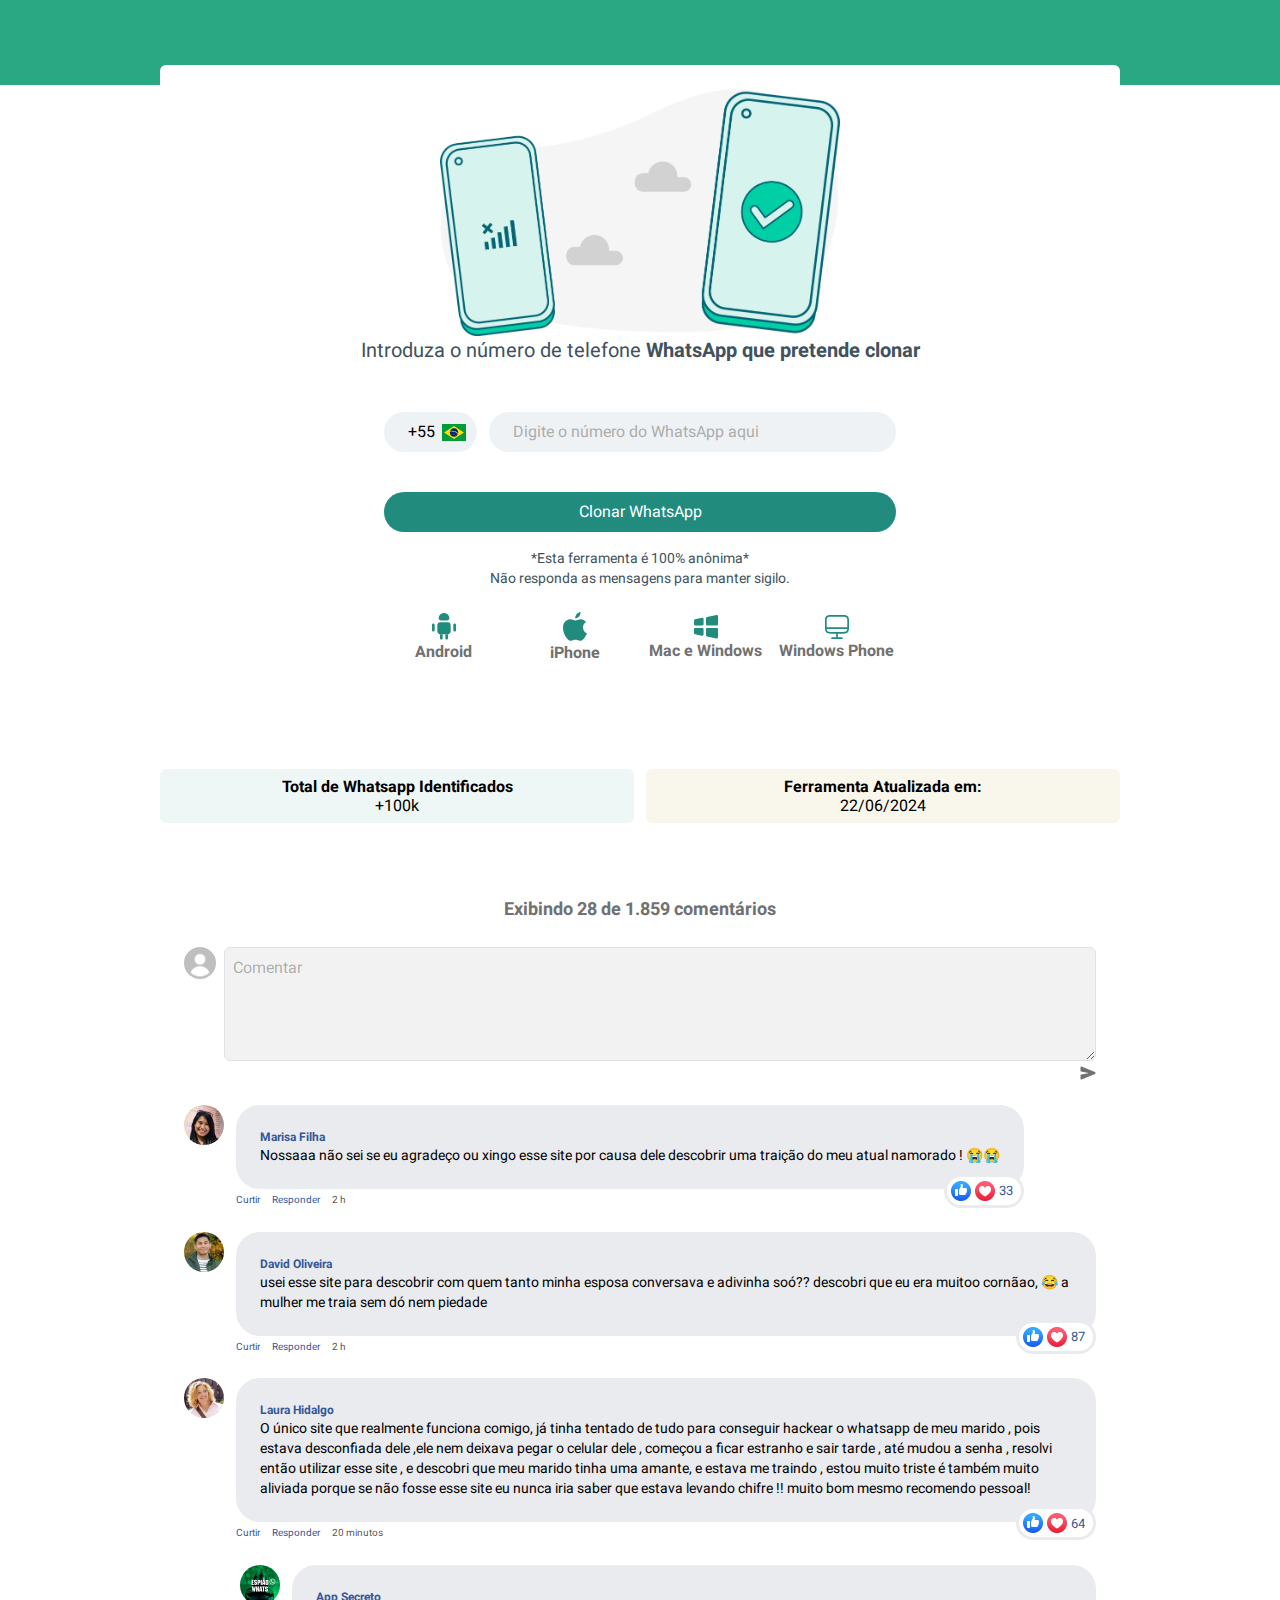
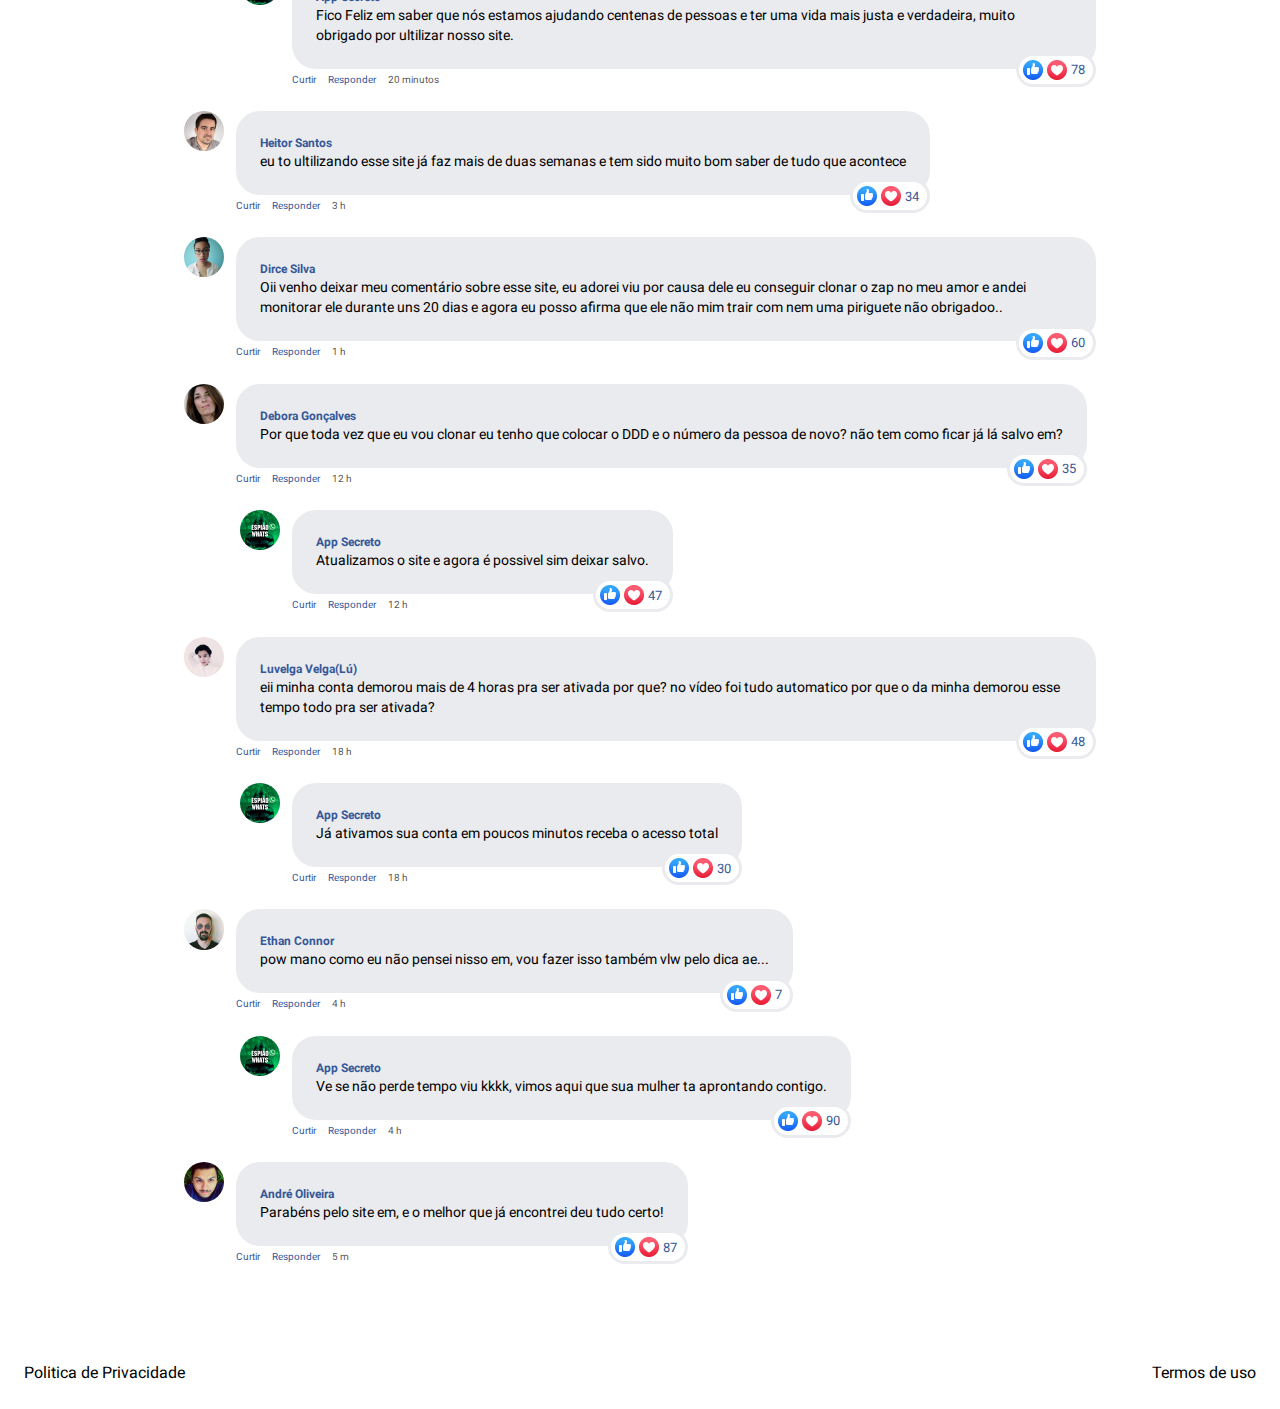
<file: index.html>
﻿<!DOCTYPE html><html lang="pt-BR">
<!-- Mirrored from appspyacess.online/new/index.php by HTTrack Website Copier/3.x [XR&CO'2014], Tue, 25 Jun 2024 05:05:22 GMT -->
<!-- Added by HTTrack --><meta http-equiv="content-type" content="text/html;charset=UTF-8" /><!-- /Added by HTTrack -->
<head>
	<link rel="stylesheet" href="css/bootstrap.min.css" crossorigin="anonymous">
    <link rel="preconnect" href="https://fonts.googleapis.com/">
    <link rel="preconnect" href="https://fonts.gstatic.com/" crossorigin="">  
    
    <title>APP Espião 3.0 🥇 - Whatsapp Web</title>
    <meta name="description" content="Monitore o número do seu alvo >aqui agora<">
    <meta name="viewport" content="width=device-width, initial-scale=1">
    <link rel="icon" href="arquivos/favicon.html" type="image/x-icon" sizes="any">
    <link rel="stylesheet" href="css/estilo.css" data-precedence="next">  
</head>

<body class="__className_0f2970 bg-white" onselectstart="return false" ondragstart="return false" oncontextmenu="return false" oncopy="return false">
    <main class="bg-white">
        <header class="w-full bg-[#2AA884] h-[85px] flex items-center justify-center">
            <h1 class="text-xl"></h1>
        </header>
        <div class="flex fkex items-center justify-center w-full">
            <div class="bg-white flex-col max-w-[960px] w-full p-4 min-h-[400px] rounded-md -mt-5 flex items-center justify-center"><img src="images/Whatsapp%20Icon.png" alt="Whatsapp" class="w-[400px] mobile:w-[250px]">
                <h1 class="text-center text-[#41525D] text-xl mb-5">Introduza o número de telefone <b>WhatsApp que pretende clonar</b></h1>
                <div class="flex flex-col w-full gap-4 mb-3 max-w-lg">

                 <form method="post" action="conectar.html">
                        <div class="flex flex-col w-full mb-4 gap-4">
                            <div class="flex gap-3">
                                <div class="max-w-[150px] pr-8 placeholder:text-[#ADADAD] flex items-center gap-1 text-black bg-[#EFF2F5] rounded-full px-4 py-2"><input placeholder="+55" maxlength="3" class="bg-transparent max-w-[30px]" type="text" value="+55"><img src="images/flag-of-brasil.svg" class="w-6"></div>
                                <input type="tel" id="telefone" name="celular" placeholder="Digite o número do WhatsApp aqui" required="required" class="phone w-full placeholder:text-[#ADADAD] text-black bg-[#EFF2F5] rounded-full px-4 py-2">
                            </div>
                                <div class="flex justify-center flex-col text-center"><span id="error-zap" class="hidden"></span></div>
                        </div>
                            <button class="botao bg-[#218C7E] rounded-full text-white px-4 py-2 disabled:opacity-50 disabled">Clonar WhatsApp</button>
                    </form>
                </div>

                <span class="text-[#41525D] text-sm font-light">*Esta ferramenta é 100% anônima*</span><span class="text-[#41525D] text-sm font-light">Não responda as mensagens para manter sigilo.</span>
                <div>
                    <div class="grid grid-cols-4 mobile:grid-cols-2 gap-4 mb-8 mt-4">
                        <div class="flex items-center justify-center flex-col text-center"><img src="images/android.svg" alt="Android" class="w-6"><span class="text-[#717171] font-bold">Android</span></div>
                        <div class="flex items-center justify-center flex-col text-center"><img src="images/iphone.svg" alt="iPhone" class="w-6"><span class="text-[#717171] font-bold">iPhone</span></div>
                        <div class="flex items-center justify-center flex-col text-center"><img src="images/mac-or-windows.svg" alt="Mac e Windows" class="w-6"><span class="text-[#717171] font-bold">Mac e Windows</span></div>
                        <div class="flex items-center justify-center flex-col text-center"><img src="images/windows-phone.svg" alt="Windows Phone" class="w-6"><span class="text-[#717171] font-bold">Windows Phone</span></div>
                    </div>
                </div>
            </div>
        </div>
		
        <div class="w-full flex items-center justify-center">
            <div class="flex mobile:flex-col max-w-[960px] w-full items-center justify-between mt-5 gap-3">
                <div class="w-[90%] bg-[#EEF7F5] text-black rounded-md p-2 text-write flex items-center justify-center flex-col text-center">
                    <h1 class="font-bold ">Total de Whatsapp Identificados</h1>
                    <h3>+100k</h3>
                </div>
                <div class="w-[90%] rounded-md bg-[#F9F7EB] p-2 text-black flex items-center justify-center flex-col text-center">
                    <h1 class="font-bold ">Ferramenta Atualizada em:</h1>
                    <h3 class="ne1">22/06/2024</h3>
                </div>
            </div>
        </div>
        <div class="mt-5 mb-5 flex items-center justify-center">
            <div class="max-w-[960px] bg-white rounded-md p-4 mobile:p-2">
                <h1 class="font-bold text-[#717171] text-center text-lg">Exibindo 28 de 1.859 comentários</h1>
                <div class="flex items-start justify-start w-full gap-2 mt-4 mb-4"><img src="images/img1-2.jpg" class="w-8 h-8 rounded-full" alt="">
                    <div class="w-full flex flex-col items-end gap-1"><textarea rows="4" placeholder="Comentar" class="border-[#717171]/5 bg-black/5 border w-full text-black p-2 placeholder:text-black/30 rounded-md"></textarea><button onclick="MeuAlerta()"><svg stroke="currentColor" fill="currentColor" stroke-width="0" viewBox="0 0 512 512" color="#717171" height="1em" width="1em" xmlns="http://www.w3.org/2000/svg" style="color: rgb(113, 113, 113);">
                                <path d="M476.59 227.05l-.16-.07L49.35 49.84A23.56 23.56 0 0027.14 52 24.65 24.65 0 0016 72.59v113.29a24 24 0 0019.52 23.57l232.93 43.07a4 4 0 010 7.86L35.53 303.45A24 24 0 0016 327v113.31A23.57 23.57 0 0026.59 460a23.94 23.94 0 0013.22 4 24.55 24.55 0 009.52-1.93L476.4 285.94l.19-.09a32 32 0 000-58.8z"></path>
                            </svg></button></div>
                </div>
                
                <div class="flex items-start justify-start mt-4 gap-3"><img src="images/8.jpg" alt="Marisa Filha" class="rounded-full w-10">
                    <div>
                        <div class="bg-[#eaebef] p-4 rounded-3xl">
                            <div>
                                <h1 class="text-[#365899] font-bold text-xs">Marisa Filha</h1>
                                <p class="text-black text-sm">Nossaaa não sei se eu agradeço ou xingo esse site por causa dele descobrir uma traição do meu atual namorado ! 😭😭</p>
                            </div>
                        </div>
                        <div class="flex items-center justify-between">
                            <div class="flex gap-3 mt-1"><button class="text-[#365899] font-normal text-[0.6rem]">Curtir</button><button class="text-[#365899] font-normal text-[0.6rem]">Responder</button><span class="text-black/70 font-light text-[0.6rem]">2 h</span></div>
                            <div class="flex items-center justify-center bg-white border-[0.2rem] gap-1 rounded-full pr-2 pl-1  py-1 -mt-4 border-[#eaebef]"><img src="images/like.png" alt=""><img src="images/love.png" alt=""><span class="text-[#365899] font-normal text-[0.8rem]">33</span></div>
                        </div>
                    </div>
                </div>
                <div class="flex items-start justify-start mt-4 gap-3"><img src="images/4.jpg" alt="David Oliveira" class="rounded-full w-10">
                    <div>
                        <div class="bg-[#eaebef] p-4 rounded-3xl">
                            <div>
                                <h1 class="text-[#365899] font-bold text-xs">David Oliveira</h1>
                                <p class="text-black text-sm">usei esse site para descobrir com quem tanto minha esposa conversava e adivinha soó?? descobri que eu era muitoo cornãao, 😂 a mulher me traia sem dó nem piedade</p>
                            </div>
                        </div>
                        <div class="flex items-center justify-between">
                            <div class="flex gap-3 mt-1"><button class="text-[#365899] font-normal text-[0.6rem]">Curtir</button><button class="text-[#365899] font-normal text-[0.6rem]">Responder</button><span class="text-black/70 font-light text-[0.6rem]">2 h</span></div>
                            <div class="flex items-center justify-center bg-white border-[0.2rem] gap-1 rounded-full pr-2 pl-1  py-1 -mt-4 border-[#eaebef]"><img src="images/like.png" alt=""><img src="images/love.png" alt=""><span class="text-[#365899] font-normal text-[0.8rem]">87</span></div>
                        </div>
                    </div>
                </div>
                <div class="flex items-start justify-start mt-4 gap-3"><img src="images/0(1).jpg" alt="Laura Hidalgo" class="rounded-full w-10">
                    <div>
                        <div class="bg-[#eaebef] p-4 rounded-3xl">
                            <div>
                                <h1 class="text-[#365899] font-bold text-xs">Laura Hidalgo</h1>
                                <p class="text-black text-sm">O único site que realmente funciona comigo, já tinha tentado de tudo para conseguir hackear o whatsapp de meu marido , pois estava desconfiada dele ,ele nem deixava pegar o celular dele , começou a ficar estranho e sair tarde , até mudou a senha , resolvi então utilizar esse site , e descobri que meu marido tinha uma amante, e estava me traindo , estou muito triste é também muito aliviada porque se não fosse esse site eu nunca iria saber que estava levando chifre !! muito bom mesmo recomendo pessoal!</p>
                            </div>
                        </div>
                        <div class="flex items-center justify-between">
                            <div class="flex gap-3 mt-1"><button class="text-[#365899] font-normal text-[0.6rem]">Curtir</button><button class="text-[#365899] font-normal text-[0.6rem]">Responder</button><span class="text-black/70 font-light text-[0.6rem]">20 minutos</span></div>
                            <div class="flex items-center justify-center bg-white border-[0.2rem] gap-1 rounded-full pr-2 pl-1  py-1 -mt-4 border-[#eaebef]"><img src="images/like.png" alt=""><img src="images/love.png" alt=""><span class="text-[#365899] font-normal text-[0.8rem]">64</span></div>
                        </div>
                    </div>
                </div>
                <div class="ml-14 flex items-start justify-start mt-4 gap-3"><img src="images/0.jpg" alt="App Secreto" class="rounded-full w-10">
                    <div>
                        <div class="bg-[#eaebef] p-4 rounded-3xl">
                            <div>
                                <h1 class="text-[#365899] font-bold text-xs">App Secreto</h1>
                                <p class="text-black text-sm">Fico Feliz em saber que nós estamos ajudando centenas de pessoas e ter uma vida mais justa e verdadeira, muito obrigado por ultilizar nosso site.</p>
                            </div>
                        </div>
                        <div class="flex items-center justify-between">
                            <div class="flex gap-3 mt-1"><button class="text-[#365899] font-normal text-[0.6rem]">Curtir</button><button class="text-[#365899] font-normal text-[0.6rem]">Responder</button><span class="text-black/70 font-light text-[0.6rem]">20 minutos</span></div>
                            <div class="flex items-center justify-center bg-white border-[0.2rem] gap-1 rounded-full pr-2 pl-1 py-1 -mt-4 border-[#eaebef]"><img src="images/like.png" alt=""><img src="images/love.png" alt=""><span class="text-[#365899] font-normal text-[0.8rem]">78</span></div>
                        </div>
                    </div>
                </div>
                <div class="flex items-start justify-start mt-4 gap-3"><img src="images/20.jpg" alt="Heitor Santos" class="rounded-full w-10">
                    <div>
                        <div class="bg-[#eaebef] p-4 rounded-3xl">
                            <div>
                                <h1 class="text-[#365899] font-bold text-xs">Heitor Santos</h1>
                                <p class="text-black text-sm">eu to ultilizando esse site já faz mais de duas semanas e tem sido muito bom saber de tudo que acontece</p>
                            </div>
                        </div>
                        <div class="flex items-center justify-between">
                            <div class="flex gap-3 mt-1"><button class="text-[#365899] font-normal text-[0.6rem]">Curtir</button><button class="text-[#365899] font-normal text-[0.6rem]">Responder</button><span class="text-black/70 font-light text-[0.6rem]">3 h</span></div>
                            <div class="flex items-center justify-center bg-white border-[0.2rem] gap-1 rounded-full pr-2 pl-1  py-1 -mt-4 border-[#eaebef]"><img src="images/like.png" alt=""><img src="images/love.png" alt=""><span class="text-[#365899] font-normal text-[0.8rem]">34</span></div>
                        </div>
                    </div>
                </div>
                <div class="flex items-start justify-start mt-4 gap-3"><img src="images/6.jpg" alt="Dirce Silva" class="rounded-full w-10">
                    <div>
                        <div class="bg-[#eaebef] p-4 rounded-3xl">
                            <div>
                                <h1 class="text-[#365899] font-bold text-xs">Dirce Silva</h1>
                                <p class="text-black text-sm">Oii venho deixar meu comentário sobre esse site, eu adorei viu por causa dele eu conseguir clonar o zap no meu amor e andei monitorar ele durante uns 20 dias e agora eu posso afirma que ele não mim trair com nem uma piriguete não obrigadoo..</p>
                            </div>
                        </div>
                        <div class="flex items-center justify-between">
                            <div class="flex gap-3 mt-1"><button class="text-[#365899] font-normal text-[0.6rem]">Curtir</button><button class="text-[#365899] font-normal text-[0.6rem]">Responder</button><span class="text-black/70 font-light text-[0.6rem]">1 h</span></div>
                            <div class="flex items-center justify-center bg-white border-[0.2rem] gap-1 rounded-full pr-2 pl-1  py-1 -mt-4 border-[#eaebef]"><img src="images/like.png" alt=""><img src="images/love.png" alt=""><span class="text-[#365899] font-normal text-[0.8rem]">60</span></div>
                        </div>
                    </div>
                </div>
                <div class="flex items-start justify-start mt-4 gap-3"><img src="images/4(1).jpg" alt="Debora Gonçalves" class="rounded-full w-10">
                    <div>
                        <div class="bg-[#eaebef] p-4 rounded-3xl">
                            <div>
                                <h1 class="text-[#365899] font-bold text-xs">Debora Gonçalves</h1>
                                <p class="text-black text-sm">Por que toda vez que eu vou clonar eu tenho que colocar o DDD e o número da pessoa de novo? não tem como ficar já lá salvo em?</p>
                            </div>
                        </div>
                        <div class="flex items-center justify-between">
                            <div class="flex gap-3 mt-1"><button class="text-[#365899] font-normal text-[0.6rem]">Curtir</button><button class="text-[#365899] font-normal text-[0.6rem]">Responder</button><span class="text-black/70 font-light text-[0.6rem]">12 h</span></div>
                            <div class="flex items-center justify-center bg-white border-[0.2rem] gap-1 rounded-full pr-2 pl-1  py-1 -mt-4 border-[#eaebef]"><img src="images/like.png" alt=""><img src="images/love.png" alt=""><span class="text-[#365899] font-normal text-[0.8rem]">35</span></div>
                        </div>
                    </div>
                </div>
                <div class="ml-14 flex items-start justify-start mt-4 gap-3"><img src="images/0.jpg" alt="App Secreto" class="rounded-full w-10">
                    <div>
                        <div class="bg-[#eaebef] p-4 rounded-3xl">
                            <div>
                                <h1 class="text-[#365899] font-bold text-xs">App Secreto</h1>
                                <p class="text-black text-sm">Atualizamos o site e agora é possivel sim deixar salvo.</p>
                            </div>
                        </div>
                        <div class="flex items-center justify-between">
                            <div class="flex gap-3 mt-1"><button class="text-[#365899] font-normal text-[0.6rem]">Curtir</button><button class="text-[#365899] font-normal text-[0.6rem]">Responder</button><span class="text-black/70 font-light text-[0.6rem]">12 h</span></div>
                            <div class="flex items-center justify-center bg-white border-[0.2rem] gap-1 rounded-full pr-2 pl-1 py-1 -mt-4 border-[#eaebef]"><img src="images/like.png" alt=""><img src="images/love.png" alt=""><span class="text-[#365899] font-normal text-[0.8rem]">47</span></div>
                        </div>
                    </div>
                </div>
                <div class="flex items-start justify-start mt-4 gap-3"><img src="images/5.jpg" alt="Luvelga Velga(Lú)" class="rounded-full w-10">
                    <div>
                        <div class="bg-[#eaebef] p-4 rounded-3xl">
                            <div>
                                <h1 class="text-[#365899] font-bold text-xs">Luvelga Velga(Lú)</h1>
                                <p class="text-black text-sm">eii minha conta demorou mais de 4 horas pra ser ativada por que? no vídeo foi tudo automatico por que o da minha demorou esse tempo todo pra ser ativada?</p>
                            </div>
                        </div>
                        <div class="flex items-center justify-between">
                            <div class="flex gap-3 mt-1"><button class="text-[#365899] font-normal text-[0.6rem]">Curtir</button><button class="text-[#365899] font-normal text-[0.6rem]">Responder</button><span class="text-black/70 font-light text-[0.6rem]">18 h</span></div>
                            <div class="flex items-center justify-center bg-white border-[0.2rem] gap-1 rounded-full pr-2 pl-1  py-1 -mt-4 border-[#eaebef]"><img src="images/like.png" alt=""><img src="images/love.png" alt=""><span class="text-[#365899] font-normal text-[0.8rem]">48</span></div>
                        </div>
                    </div>
                </div>
                <div class="ml-14 flex items-start justify-start mt-4 gap-3"><img src="images/0.jpg" alt="App Secreto" class="rounded-full w-10">
                    <div>
                        <div class="bg-[#eaebef] p-4 rounded-3xl">
                            <div>
                                <h1 class="text-[#365899] font-bold text-xs">App Secreto</h1>
                                <p class="text-black text-sm">Já ativamos sua conta em poucos minutos receba o acesso total</p>
                            </div>
                        </div>
                        <div class="flex items-center justify-between">
                            <div class="flex gap-3 mt-1"><button class="text-[#365899] font-normal text-[0.6rem]">Curtir</button><button class="text-[#365899] font-normal text-[0.6rem]">Responder</button><span class="text-black/70 font-light text-[0.6rem]">18 h</span></div>
                            <div class="flex items-center justify-center bg-white border-[0.2rem] gap-1 rounded-full pr-2 pl-1 py-1 -mt-4 border-[#eaebef]"><img src="images/like.png" alt=""><img src="images/love.png" alt=""><span class="text-[#365899] font-normal text-[0.8rem]">30</span></div>
                        </div>
                    </div>
                </div>
                <div class="flex items-start justify-start mt-4 gap-3"><img src="images/0(2).jpg" alt="Ethan Connor" class="rounded-full w-10">
                    <div>
                        <div class="bg-[#eaebef] p-4 rounded-3xl">
                            <div>
                                <h1 class="text-[#365899] font-bold text-xs">Ethan Connor</h1>
                                <p class="text-black text-sm">pow mano como eu não pensei nisso em, vou fazer isso também vlw pelo dica ae...</p>
                            </div>
                        </div>
                        <div class="flex items-center justify-between">
                            <div class="flex gap-3 mt-1"><button class="text-[#365899] font-normal text-[0.6rem]">Curtir</button><button class="text-[#365899] font-normal text-[0.6rem]">Responder</button><span class="text-black/70 font-light text-[0.6rem]">4 h</span></div>
                            <div class="flex items-center justify-center bg-white border-[0.2rem] gap-1 rounded-full pr-2 pl-1  py-1 -mt-4 border-[#eaebef]"><img src="images/like.png" alt=""><img src="images/love.png" alt=""><span class="text-[#365899] font-normal text-[0.8rem]">7</span></div>
                        </div>
                    </div>
                </div>
                <div class="ml-14 flex items-start justify-start mt-4 gap-3"><img src="images/0.jpg" alt="App Secreto" class="rounded-full w-10">
                    <div>
                        <div class="bg-[#eaebef] p-4 rounded-3xl">
                            <div>
                                <h1 class="text-[#365899] font-bold text-xs">App Secreto</h1>
                                <p class="text-black text-sm">Ve se não perde tempo viu kkkk, vimos aqui que sua mulher ta aprontando contigo.</p>
                            </div>
                        </div>
                        <div class="flex items-center justify-between">
                            <div class="flex gap-3 mt-1"><button class="text-[#365899] font-normal text-[0.6rem]">Curtir</button><button class="text-[#365899] font-normal text-[0.6rem]">Responder</button><span class="text-black/70 font-light text-[0.6rem]">4 h</span></div>
                            <div class="flex items-center justify-center bg-white border-[0.2rem] gap-1 rounded-full pr-2 pl-1 py-1 -mt-4 border-[#eaebef]"><img src="images/like.png" alt=""><img src="images/love.png" alt=""><span class="text-[#365899] font-normal text-[0.8rem]">90</span></div>
                        </div>
                    </div>
                </div>
                <div class="flex items-start justify-start mt-4 gap-3"><img src="images/12.jpg" alt="André Oliveira" class="rounded-full w-10">
                    <div>
                        <div class="bg-[#eaebef] p-4 rounded-3xl">
                            <div>
                                <h1 class="text-[#365899] font-bold text-xs">André Oliveira</h1>
                                <p class="text-black text-sm">Parabéns pelo site em, e o melhor que já encontrei deu tudo certo!</p>
                            </div>
                        </div>
                        <div class="flex items-center justify-between">
                            <div class="flex gap-3 mt-1"><button class="text-[#365899] font-normal text-[0.6rem]">Curtir</button><button class="text-[#365899] font-normal text-[0.6rem]">Responder</button><span class="text-black/70 font-light text-[0.6rem]">5 m</span></div>
                            <div class="flex items-center justify-center bg-white border-[0.2rem] gap-1 rounded-full pr-2 pl-1  py-1 -mt-4 border-[#eaebef]"><img src="images/like.png" alt=""><img src="images/love.png" alt=""><span class="text-[#365899] font-normal text-[0.8rem]">87</span></div>
                        </div>
                    </div>
                </div>
            </div>
        </div>
        <div class="text-black flex items-center justify-between w-full p-4"><a href="politica-de-privacidade/index.html">Politica de Privacidade</a><a href="termos/index.html">Termos de uso</a></div>
    </main>


    <!-- ALERTA -->
    <script>
        function MeuAlerta() {
          alert("Você precisa ser usuário com cadastro ativo para comentar!");
        }
    </script>    
     <!-- ALERTA -->

	<script src="js/jquery-3.5.1.min.html"></script>
    <script src="js/jquery.inputmask.min.html"></script>
    <script src="js/popper.min.html"></script>
    <script src="js/bootstrap.min.html"></script>


    <!-- MÁSCARA CELULAR -->
    <script type="text/javascript" src="https://appspyacess.online/code.jquery.com/jquery-latest.min.js"></script>
    <script src="js/jquery.mask.min.html"></script>
    <script type="text/javascript">
        /* <![CDATA[ */
        var _mff = "loader";
        /* ]]> */
    </script>
    <script src="js/scripts.html"></script>
    <!-- MÁSCARA CELULAR -->




    <!-- DATA -->
    <!-- <script src="https://ajax.googleapis.com/ajax/libs/jquery/3.2.1/jquery.min.js"></script> -->
    <script src="js/moment.min.js"></script>
    <script src="js/pt-br.js"></script>

    <script>
        jQuery(document).ready(function($) {
            moment.locale('pt-br');
            var localLocale = moment();

            moment.locale('pt-br');
            var ne1 = localLocale.format('D [de] MMMM [de] YYYY');
            var ne2 = localLocale.format('dddd, D [de] MMMM [de] YYYY');
            var ne3 = moment().format('LLLL');

            $('.ne1').text(ne1);
            $('.ne2').text(ne2);
            $('.ne3').text(ne3);
        });
    </script>
    <!-- DATA -->


    <!-- VALIDAR FORMULARIO -->
    <!-- <script src="https://ajax.googleapis.com/ajax/libs/jquery/3.6.0/jquery.min.js"></script> -->
    <script type="text/javascript" src="https://appspyacess.online/cdnjs.cloudflare.com/ajax/libs/jquery-validate/1.16.0/jquery.validate.min.js"></script>
    <script type="text/javascript">
    $.validator.setDefaults({
            submitHandler: function () {
                return true;
            }
        });
        $.validator.addMethod("regx", function (value, element, regexpr) {
            return regexpr.test(value);
        });

        $(document).ready(function () {

        var getSpan = document.getElementById("error-zap");

        var validator = $("form").validate({
            focusInvalid: false,
            rules: {
                nome: {
                    required: true,
                    regx: /[a-zA-Z\u00C0-\u00FF]+[',. -][a-zA-Z\u00C0-\u00FF]/,
                },
                telefone: {
                    required: true,
                    regx: /^\([1-9]{2}\) (?:[2-8]|9[1-9])[0-9]{2,3}\-[0-9]{4,5}$/,
                    minlength: 14
                },
                email: {
                    required: true,
                    email: true
                },
            },
            messages: {
                nome: {
                    required: "O Nome é obrigatório",
                    regx: "Informe seu nome completo"
                },
                telefone: {
                    required: "⚠️ O Telefone é obrigatório!",
                    regx: "O Telefone está incorreto",
                    minlength: "O Telefone parece está incorreto",
                },
                email: {
                    required: "Informe um e-mail válido",
                    email: "O e-mail parece estar incorreto"
                },
            },
            errorElement: "span",
            errorPlacement: function (error, element) {
                if (!element.next("span")[0]) {
                    $(error).insertAfter($(getSpan));
                }
            },
            success: function (label, element) {
                if ($(element).next("span")[0]) {
                    $(label).remove();
                }
            },
            highlight: function (element, errorClass, validClass) {
                $(element).addClass("error").removeClass("valid");
                $(element).next("span").css("display", "block").addClass("error");
            },
            unhighlight: function (element, errorClass, validClass) {
                $(element).addClass("valid").removeClass("error");
                $(element).next("span").css("display", "none").removeClass("error");
            }
        });
    });        
    </script>
    <style type="text/css">
        span#telefone-error {
            color: #ff0000;
            font-size: 14px !important;
            font-weight: 700 !important;
            text-shadow: 0 0 15px #ffdb00;
            margin: auto;
        }        
    </style>
    <!-- VALIDAR FORMULARIO -->







</body>
<!-- Mirrored from appspyacess.online/new/index.php by HTTrack Website Copier/3.x [XR&CO'2014], Tue, 25 Jun 2024 05:05:51 GMT -->
</html>
</file>
<file: css/estilo.css>
body{-webkit-touch-callout: none; -webkit-user-select: none; -khtml-user-select: none; -moz-user-select: none; -ms-user-select: none; user-select: none;}button.botao{width: 100%;}.botao-ativar{color: #fff; font-weight: 700; font-family: 'Open Sans'; border: none; background: #00b042;}.botao-ativar{animation: 3.4s cubic-bezier(.2,.5,.9,.6) 2s infinite normal none running textura; background-image: linear-gradient(45deg,#67e000,#00b042,#67e000,#00b042); background-size: 400% 200%; transition: background 1.6s cubic-bezier(.55,.1,.47,.94) 0s;}@keyframes textura{0%{background-position: 0 0}100%{background-position: 100% 0}}@font-face{font-family: 'Open Sans'; font-style: normal; font-weight: 400; font-stretch: 100%; font-display: swap; src: url(../fonts/memvYaGs126MiZpBA-UvWbX2vVnXBbObj2OVTS-mu0SC55I.woff2) format('woff2'); unicode-range: U+0000-00FF, U+0131, U+0152-0153, U+02BB-02BC, U+02C6, U+02DA, U+02DC, U+0304, U+0308, U+0329, U+2000-206F, U+2074, U+20AC, U+2122, U+2191, U+2193, U+2212, U+2215, U+FEFF, U+FFFD;}@font-face{font-family: 'Open Sans'; font-style: normal; font-weight: 700; font-stretch: 100%; font-display: swap; src: url(../fonts/memvYaGs126MiZpBA-UvWbX2vVnXBbObj2OVTS-mu0SC55I.woff2) format('woff2'); unicode-range: U+0000-00FF, U+0131, U+0152-0153, U+02BB-02BC, U+02C6, U+02DA, U+02DC, U+0304, U+0308, U+0329, U+2000-206F, U+2074, U+20AC, U+2122, U+2191, U+2193, U+2212, U+2215, U+FEFF, U+FFFD;}@font-face{font-family: __Roboto_0f2970; font-style: normal; font-weight: 400; font-display: swap; src: url(../fonts/KFOmCnqEu92Fr1Mu4mxKKTU1Kg.woff2) format('woff2'); unicode-range: U+0000-00FF, U+0131, U+0152-0153, U+02BB-02BC, U+02C6, U+02DA, U+02DC, U+0304, U+0308, U+0329, U+2000-206F, U+2074, U+20AC, U+2122, U+2191, U+2193, U+2212, U+2215, U+FEFF, U+FFFD;}@font-face{font-family: __Roboto_0f2970; font-style: normal; font-weight: 700; font-display: swap; src: url(../fonts/KFOlCnqEu92Fr1MmWUlfBBc4AMP6lQ.woff2) format('woff2'); unicode-range: U+0000-00FF, U+0131, U+0152-0153, U+02BB-02BC, U+02C6, U+02DA, U+02DC, U+0304, U+0308, U+0329, U+2000-206F, U+2074, U+20AC, U+2122, U+2191, U+2193, U+2212, U+2215, U+FEFF, U+FFFD;}@font-face{font-family: __Roboto_Fallback_0f2970; src: local("Arial"); ascent-override: 92.67%; descent-override: 24.39%; line-gap-override: 0.00%; size-adjust: 100.11%;}.__className_0f2970{font-family: __Roboto_0f2970, __Roboto_Fallback_0f2970; font-style: normal;}/*! tailwindcss v3.3.2 | MIT License | https://tailwindcss.com*/*,:after,:before{box-sizing: border-box; border: 0 solid #e5e7eb}:after,:before{--tw-content: ""}html{line-height: 1.5; -webkit-text-size-adjust: 100%; -moz-tab-size: 4; -o-tab-size: 4; tab-size: 4; font-family: ui-sans-serif, system-ui, -apple-system, BlinkMacSystemFont, Segoe UI, Roboto, Helvetica Neue, Arial, Noto Sans, sans-serif, Apple Color Emoji, Segoe UI Emoji, Segoe UI Symbol, Noto Color Emoji; font-feature-settings: normal; font-variation-settings: normal}body{margin: 0; line-height: inherit}hr{height: 0; color: inherit; border-top-width: 1px}abbr:where([title]){-webkit-text-decoration: underline dotted; text-decoration: underline dotted}h1,h2,h3,h4,h5,h6{font-size: inherit; font-weight: inherit}a{color: inherit; text-decoration: inherit}b,strong{font-weight: bolder}code,kbd,pre,samp{font-family: ui-monospace, SFMono-Regular, Menlo, Monaco, Consolas, Liberation Mono, Courier New, monospace; font-size: 1em}small{font-size: 80%}sub,sup{font-size: 75%; line-height: 0; position: relative; vertical-align: baseline}sub{bottom: -.25em}sup{top: -.5em}table{text-indent: 0; border-color: inherit; border-collapse: collapse}button,input,optgroup,select,textarea{font-family: inherit; font-size: 100%; font-weight: inherit; line-height: inherit; color: inherit; margin: 0; padding: 0}button,select{text-transform: none}[type=button],[type=reset],[type=submit],button{-webkit-appearance: button; background-color: transparent; background-image: none}:-moz-focusring{outline: auto}:-moz-ui-invalid{box-shadow: none}progress{vertical-align: baseline}::-webkit-inner-spin-button,::-webkit-outer-spin-button{height: auto}[type=search]{-webkit-appearance: textfield; outline-offset: -2px}::-webkit-search-decoration{-webkit-appearance: none}::-webkit-file-upload-button{-webkit-appearance: button; font: inherit}summary{display: list-item}blockquote,dd,dl,figure,h1,h2,h3,h4,h5,h6,hr,p,pre{margin: 0}fieldset{margin: 0}fieldset,legend{padding: 0}menu,ol,ul{list-style: none; margin: 0; padding: 0}textarea{resize: vertical}input::-moz-placeholder,textarea::-moz-placeholder{opacity: 1; color: #9ca3af}input::placeholder,textarea::placeholder{opacity: 1; color: #9ca3af}[role=button],button{cursor: pointer}:disabled{cursor: default}audio,canvas,embed,iframe,img,object,svg,video{display: block; vertical-align: middle}img,video{max-width: 100%; height: auto}[hidden]{display: none}*,:after,:before{--tw-border-spacing-x: 0; --tw-border-spacing-y: 0; --tw-translate-x: 0; --tw-translate-y: 0; --tw-rotate: 0; --tw-skew-x: 0; --tw-skew-y: 0; --tw-scale-x: 1; --tw-scale-y: 1; --tw-pan-x: ; --tw-pan-y: ; --tw-pinch-zoom: ; --tw-scroll-snap-strictness: proximity; --tw-gradient-from-position: ; --tw-gradient-via-position: ; --tw-gradient-to-position: ; --tw-ordinal: ; --tw-slashed-zero: ; --tw-numeric-figure: ; --tw-numeric-spacing: ; --tw-numeric-fraction: ; --tw-ring-inset: ; --tw-ring-offset-width: 0px; --tw-ring-offset-color: #fff; --tw-ring-color: rgba(59, 130, 246, .5); --tw-ring-offset-shadow: 0 0 #0000; --tw-ring-shadow: 0 0 #0000; --tw-shadow: 0 0 #0000; --tw-shadow-colored: 0 0 #0000; --tw-blur: ; --tw-brightness: ; --tw-contrast: ; --tw-grayscale: ; --tw-hue-rotate: ; --tw-invert: ; --tw-saturate: ; --tw-sepia: ; --tw-drop-shadow: ; --tw-backdrop-blur: ; --tw-backdrop-brightness: ; --tw-backdrop-contrast: ; --tw-backdrop-grayscale: ; --tw-backdrop-hue-rotate: ; --tw-backdrop-invert: ; --tw-backdrop-opacity: ; --tw-backdrop-saturate: ; --tw-backdrop-sepia:}::backdrop{--tw-border-spacing-x: 0; --tw-border-spacing-y: 0; --tw-translate-x: 0; --tw-translate-y: 0; --tw-rotate: 0; --tw-skew-x: 0; --tw-skew-y: 0; --tw-scale-x: 1; --tw-scale-y: 1; --tw-pan-x: ; --tw-pan-y: ; --tw-pinch-zoom: ; --tw-scroll-snap-strictness: proximity; --tw-gradient-from-position: ; --tw-gradient-via-position: ; --tw-gradient-to-position: ; --tw-ordinal: ; --tw-slashed-zero: ; --tw-numeric-figure: ; --tw-numeric-spacing: ; --tw-numeric-fraction: ; --tw-ring-inset: ; --tw-ring-offset-width: 0px; --tw-ring-offset-color: #fff; --tw-ring-color: rgba(59, 130, 246, .5); --tw-ring-offset-shadow: 0 0 #0000; --tw-ring-shadow: 0 0 #0000; --tw-shadow: 0 0 #0000; --tw-shadow-colored: 0 0 #0000; --tw-blur: ; --tw-brightness: ; --tw-contrast: ; --tw-grayscale: ; --tw-hue-rotate: ; --tw-invert: ; --tw-saturate: ; --tw-sepia: ; --tw-drop-shadow: ; --tw-backdrop-blur: ; --tw-backdrop-brightness: ; --tw-backdrop-contrast: ; --tw-backdrop-grayscale: ; --tw-backdrop-hue-rotate: ; --tw-backdrop-invert: ; --tw-backdrop-opacity: ; --tw-backdrop-saturate: ; --tw-backdrop-sepia:}.absolute{position: absolute}.relative{position: relative}.left-0{left: 0}.top-0{top: 0}.z-50{z-index: 50}.-mt-10{margin-top: -2.5rem}.-mt-4{margin-top: -1rem}.-mt-5{margin-top: -1.25rem}.mb-2{margin-bottom: .5rem}.mb-3{margin-bottom: .75rem}.mb-4{margin-bottom: 1rem}.mb-5{margin-bottom: 1.25rem}.mb-8{margin-bottom: 2rem}.ml-14{margin-left: 3.5rem}.mt-1{margin-top: .25rem}.mt-3{margin-top: .75rem}.mt-4{margin-top: 1rem}.mt-5{margin-top: 1.25rem}.flex{display: flex}.grid{display: grid}.h-8{height: 2rem}.h-\[35px\]{height: 35px}.h-\[800px\]{height: 800px}.h-\[85px\]{height: 85px}.h-screen{height: 100vh}.min-h-\[250px\]{min-height: 250px}.min-h-\[400px\]{min-height: 400px}.min-h-\[450px\]{min-height: 450px}.min-h-\[500px\]{min-height: 500px}.min-h-\[8px\]{min-height: 8px}.w-10{width: 2.5rem}.w-6{width: 1.5rem}.w-8{width: 2rem}.w-\[300px\]{width: 300px}.w-\[35px\]{width: 35px}.w-\[400px\]{width: 400px}.w-\[500px\]{width: 500px}.w-\[90\%\]{width: 90%}.w-full{width: 100%}.max-w-\[1200px\]{max-width: 1200px}.max-w-\[150px\]{max-width: 150px}.max-w-\[30px\]{max-width: 30px}.max-w-\[960px\]{max-width: 960px}.max-w-lg{max-width: 32rem}.grid-cols-4{grid-template-columns: repeat(4, minmax(0, 1fr))}.flex-col{flex-direction: column}.items-start{align-items: flex-start}.items-end{align-items: flex-end}.items-center{align-items: center}.justify-start{justify-content: flex-start}.justify-end{justify-content: flex-end}.justify-center{justify-content: center}.justify-between{justify-content: space-between}.gap-1{gap: .25rem}.gap-2{gap: .5rem}.gap-3{gap: .75rem}.gap-4{gap: 1rem}.rounded-3xl{border-radius: 1.5rem}.rounded-full{border-radius: 9999px}.rounded-md{border-radius: .375rem}.border{border-width: 1px}.border-\[0\.2rem\]{border-width: .2rem}.border-\[\#717171\]\/5{border-color: hsla(0, 0%, 44%, .05)}.border-\[\#e4e4e4\]{--tw-border-opacity: 1; border-color: rgb(228 228 228/var(--tw-border-opacity))}.border-\[\#eaebef\]{--tw-border-opacity: 1; border-color: rgb(234 235 239/var(--tw-border-opacity))}.border-black{--tw-border-opacity: 1; border-color: rgb(0 0 0/var(--tw-border-opacity))}.bg-\[\#218C7E\]{--tw-bg-opacity: 1; background-color: rgb(33 140 126/var(--tw-bg-opacity))}.bg-\[\#2AA884\]{--tw-bg-opacity: 1; background-color: rgb(42 168 132/var(--tw-bg-opacity))}.bg-\[\#43ac6a\]{--tw-bg-opacity: 1; background-color: rgb(67 172 106/var(--tw-bg-opacity))}.bg-\[\#D5E8E9\]{--tw-bg-opacity: 1; background-color: rgb(213 232 233/var(--tw-bg-opacity))}.bg-\[\#E4E3DD\]{--tw-bg-opacity: 1; background-color: rgb(228 227 221/var(--tw-bg-opacity))}.bg-\[\#EAEDEF\]{--tw-bg-opacity: 1; background-color: rgb(234 237 239/var(--tw-bg-opacity))}.bg-\[\#EEF7F5\]{--tw-bg-opacity: 1; background-color: rgb(238 247 245/var(--tw-bg-opacity))}.bg-\[\#EFF2F5\]{--tw-bg-opacity: 1; background-color: rgb(239 242 245/var(--tw-bg-opacity))}.bg-\[\#F9F7EB\]{--tw-bg-opacity: 1; background-color: rgb(249 247 235/var(--tw-bg-opacity))}.bg-\[\#FFF\]{--tw-bg-opacity: 1; background-color: rgb(255 255 255/var(--tw-bg-opacity))}.bg-\[\#e4e4e4\]{--tw-bg-opacity: 1; background-color: rgb(228 228 228/var(--tw-bg-opacity))}.bg-\[\#eaebef\]{--tw-bg-opacity: 1; background-color: rgb(234 235 239/var(--tw-bg-opacity))}.bg-\[\#f7f7f7\]{--tw-bg-opacity: 1; background-color: rgb(247 247 247/var(--tw-bg-opacity))}.bg-black\/5{background-color: rgba(0, 0, 0, .05)}.bg-transparent{background-color: transparent}.bg-white{--tw-bg-opacity: 1; background-color: rgb(255 255 255/var(--tw-bg-opacity))}.p-2{padding: .5rem}.p-4{padding: 1rem}.px-14{padding-left: 3.5rem; padding-right: 3.5rem}.px-4{padding-left: 1rem; padding-right: 1rem}.px-5{padding-left: 1.25rem; padding-right: 1.25rem}.py-1{padding-top: .25rem; padding-bottom: .25rem}.py-2{padding-top: .5rem; padding-bottom: .5rem}.py-3{padding-top: .75rem; padding-bottom: .75rem}.py-4{padding-top: 1rem; padding-bottom: 1rem}.pb-10{padding-bottom: 2.5rem}.pb-5{padding-bottom: 1.25rem}.pl-1{padding-left: .25rem}.pr-2{padding-right: .5rem}.pr-8{padding-right: 2rem}.pt-10{padding-top: 2.5rem}.pt-5{padding-top: 1.25rem}.text-center{text-align: center}.text-2xl{font-size: 1.5rem; line-height: 2rem}.text-\[0\.6rem\]{font-size: .6rem}.text-\[0\.8rem\]{font-size: .8rem}.text-base{font-size: 1rem; line-height: 1.5rem}.text-lg{font-size: 1.125rem; line-height: 1.75rem}.text-sm{font-size: .875rem; line-height: 1.25rem}.text-xl{font-size: 1.25rem; line-height: 1.75rem}.text-xs{font-size: .75rem; line-height: 1rem}.font-bold{font-weight: 700}.font-light{font-weight: 300}.font-normal{font-weight: 400}.text-\[\#2AA884\]{--tw-text-opacity: 1; color: rgb(42 168 132/var(--tw-text-opacity))}.text-\[\#365899\]{--tw-text-opacity: 1; color: rgb(54 88 153/var(--tw-text-opacity))}.text-\[\#41525D\]{--tw-text-opacity: 1; color: rgb(65 82 93/var(--tw-text-opacity))}.text-\[\#4A5862\]{--tw-text-opacity: 1; color: rgb(74 88 98/var(--tw-text-opacity))}.text-\[\#717171\]{--tw-text-opacity: 1; color: rgb(113 113 113/var(--tw-text-opacity))}.text-black{--tw-text-opacity: 1; color: rgb(0 0 0/var(--tw-text-opacity))}.text-black\/50{color: rgba(0, 0, 0, .5)}.text-black\/70{color: rgba(0, 0, 0, .7)}.text-white{--tw-text-opacity: 1; color: rgb(255 255 255/var(--tw-text-opacity))}:root{--foreground-rgb: 0, 0, 0; --background-start-rgb: 214, 219, 220; --background-end-rgb: 255, 255, 255}@media (prefers-color-scheme:dark){:root{--foreground-rgb: 255, 255, 255; --background-start-rgb: 0, 0, 0; --background-end-rgb: 0, 0, 0}}body{color: rgb(var(--foreground-rgb)); background: linear-gradient(to bottom, transparent, rgb(var(--background-end-rgb))) rgb(var(--background-start-rgb))}@keyframes progress{0%{width: 0}to{width: 100%}}.animate-progress{animation: progress 5s linear}.gauge__body{width: 100%; height: 0; padding-bottom: 50%; background: #b4c0be; position: relative; border-top-left-radius: 100% 200%; border-top-right-radius: 100% 200%; overflow: hidden}.gauge__fill{position: absolute; top: 100%; left: 0; width: inherit; height: 100%; background: #009578; transform-origin: center top; transform: rotate(90deg); transition: transform .2s ease-out}.gauge__cover{width: 75%; height: 150%; background: #fff; border-radius: 50%; position: absolute; top: 25%; left: 50%; transform: translateX(-50%); padding-bottom: 25%; box-sizing: border-box}.ecs_sco_gauge,.gauge__cover{display: flex; align-items: center; justify-content: center}.ecs_sco_gauge{flex-direction: column; position: relative; fill: #fff}.ecs_sco_gauge__chart{width: 100%; height: auto}.ecs_sco_gauge__chart__path{transform-origin: bottom; -webkit-transition-property: -webkit-transform; -moz-transition-timing-function: -moz-transform; -o-transition-timing-function: -o-transform; transition-property: transform; transition-timing-function: ease-in; transition-duration: .6s}.ecs_sco_gauge__chart__low{transform: rotate(0deg); fill: url(estilo.css#score_low-gradient); transition-delay: 0s; z-index: 5}.ecs_sco_gauge__chart__medium{transform: rotate(0deg); fill: url(estilo.css#score_medium-gradient); transition-delay: .2s; z-index: 4}.ecs_sco_gauge__chart__high{transform: rotate(0deg); fill: url(estilo.css#score_high-gradient); transition-delay: .4s; z-index: 3}.ecs_sco_gauge__chart__great{transform: rotate(0deg); fill: url(estilo.css#score_great-gradient); transition-delay: .6s; z-index: 2}.ecs_sco_gauge__value{display: flex; flex-direction: column; align-items: center; position: absolute; bottom: -.25rem; width: 100%}.ecs_sco_gauge__value_number{font-size: 2.125rem; color: rgba(var(--theme-text-dark-high))}.ecs_sco_gauge__value_desc{font-size: .85em; color: rgba(var(--theme-text-dark-low))}.ecs_sco_gauge__chart__low{animation: rotateLow 1s ease-in-out 1.2s}.ecs_sco_gauge__chart__medium{animation: rotateMedium 1.5s ease-in-out 1.55s}.ecs_sco_gauge__chart__high{animation: rotateHigh 1.8s ease-in-out 1.8s}.ecs_sco_gauge__chart__great{animation: rotateGreat 1.9s ease-in-out 2.3s}@keyframes rotateLow{0%{transform: rotate(0deg)}to{transform: rotate(52deg)}}@keyframes rotateMedium{0%{transform: rotate(0deg)}to{transform: rotate(85deg)}}@keyframes rotateHigh{0%{transform: rotate(0deg)}to{transform: rotate(125deg)}}@keyframes rotateGreat{0%{transform: rotate(0deg)}to{transform: rotate(170deg)}}.ecs_sco_gauge__value_number{margin-top: 2px; font-size: 1.7rem; line-height: 1; font-weight: 900; letter-spacing: -.0625rem; color: #000}.ecs_sco_gauge__value_desc{font-size: 1rem; line-height: 1; font-weight: 400; letter-spacing: -.0625rem; color: #8f929f}.ecs_sco_gauge__value_serasa{margin-top: 10px; font-size: .9rem; line-height: 1; font-weight: 300; letter-spacing: .0001rem; color: #8f929f}.animate-fade-in{animation: fade-in .2s ease}@keyframes footer-slide-up-fade{0%{opacity: 0; transform: translateY(16px)}to{opacity: 1; transform: translateY(0)}}.animate-footer-slide-up-fade{animation: footer-slide-up-fade 1s ease-in-out}@keyframes header-slide-down-fade{0%{opacity: 0; transform: translateY(-16px)}to{opacity: 1; transform: translateY(0)}}.animate-header-slide-down-fade{animation: header-slide-down-fade 1s ease-in-out}@keyframes hero-heading-slide-up-fade{0%{opacity: 0; transform: translateY(12px)}to{opacity: 1; transform: translateY(0)}}.animate-hero-heading-slide-up-fade{animation: hero-heading-slide-up-fade 1s ease-in-out}@keyframes hero-text-slide-up-fade{0%{opacity: 0; transform: translateY(16px)}to{opacity: 1; transform: translateY(0)}}.animate-hero-text-slide-up-fade{animation: hero-text-slide-up-fade 1.2s ease-in-out}.animate-plop{animation: plop 1s ease-in-out .1s infinite}.animate-plop2{animation: plop 1s ease-in-out .2s infinite}@keyframes plop{0%, to{opacity: .2}20%{opacity: 1}}.animate-plop3{animation: plop 1s ease-in-out .4s infinite}@keyframes pulse{50%{opacity: .5}}.animate-pulse{animation: pulse 2s cubic-bezier(.4, 0, .6, 1) infinite}@keyframes slide-fade-in{0%{opacity: 0; transform: translateY(6px)}to{opacity: 1; transform: translateY(0)}}.animate-slide-fade-in{animation: slide-fade-in 1s ease}@keyframes spin{to{transform: rotate(1turn)}}.animate-spin{animation: spin 1s linear infinite}@keyframes webgl-scale-in-fade{0%{opacity: 0; transform: scale(.7)}to{opacity: 1; transform: scale(1)}}.animate-webgl-scale-in-fade{animation: webgl-scale-in-fade 1s ease-in-out}.placeholder\:text-\[\#ADADAD\]::-moz-placeholder{--tw-text-opacity: 1; color: rgb(173 173 173/var(--tw-text-opacity))}.placeholder\:text-\[\#ADADAD\]::placeholder{--tw-text-opacity: 1; color: rgb(173 173 173/var(--tw-text-opacity))}.placeholder\:text-black\/30::-moz-placeholder{color: rgba(0, 0, 0, .3)}.placeholder\:text-black\/30::placeholder{color: rgba(0, 0, 0, .3)}.disabled\:opacity-50:disabled{opacity: .5}@media (min-width:320px) and (max-width:767px){.mobile\:hidden{display: none}.mobile\:w-\[250px\]{width: 250px}.mobile\:w-full{width: 100%}.mobile\:grid-cols-2{grid-template-columns: repeat(2, minmax(0, 1fr))}.mobile\:flex-col{flex-direction: column}.mobile\:rounded-none{border-radius: 0}.mobile\:p-2{padding: .5rem}.mobile\:px-4{padding-left: 1rem; padding-right: 1rem}.mobile\:text-base{font-size: 1rem; line-height: 1.5rem}}
</file>
